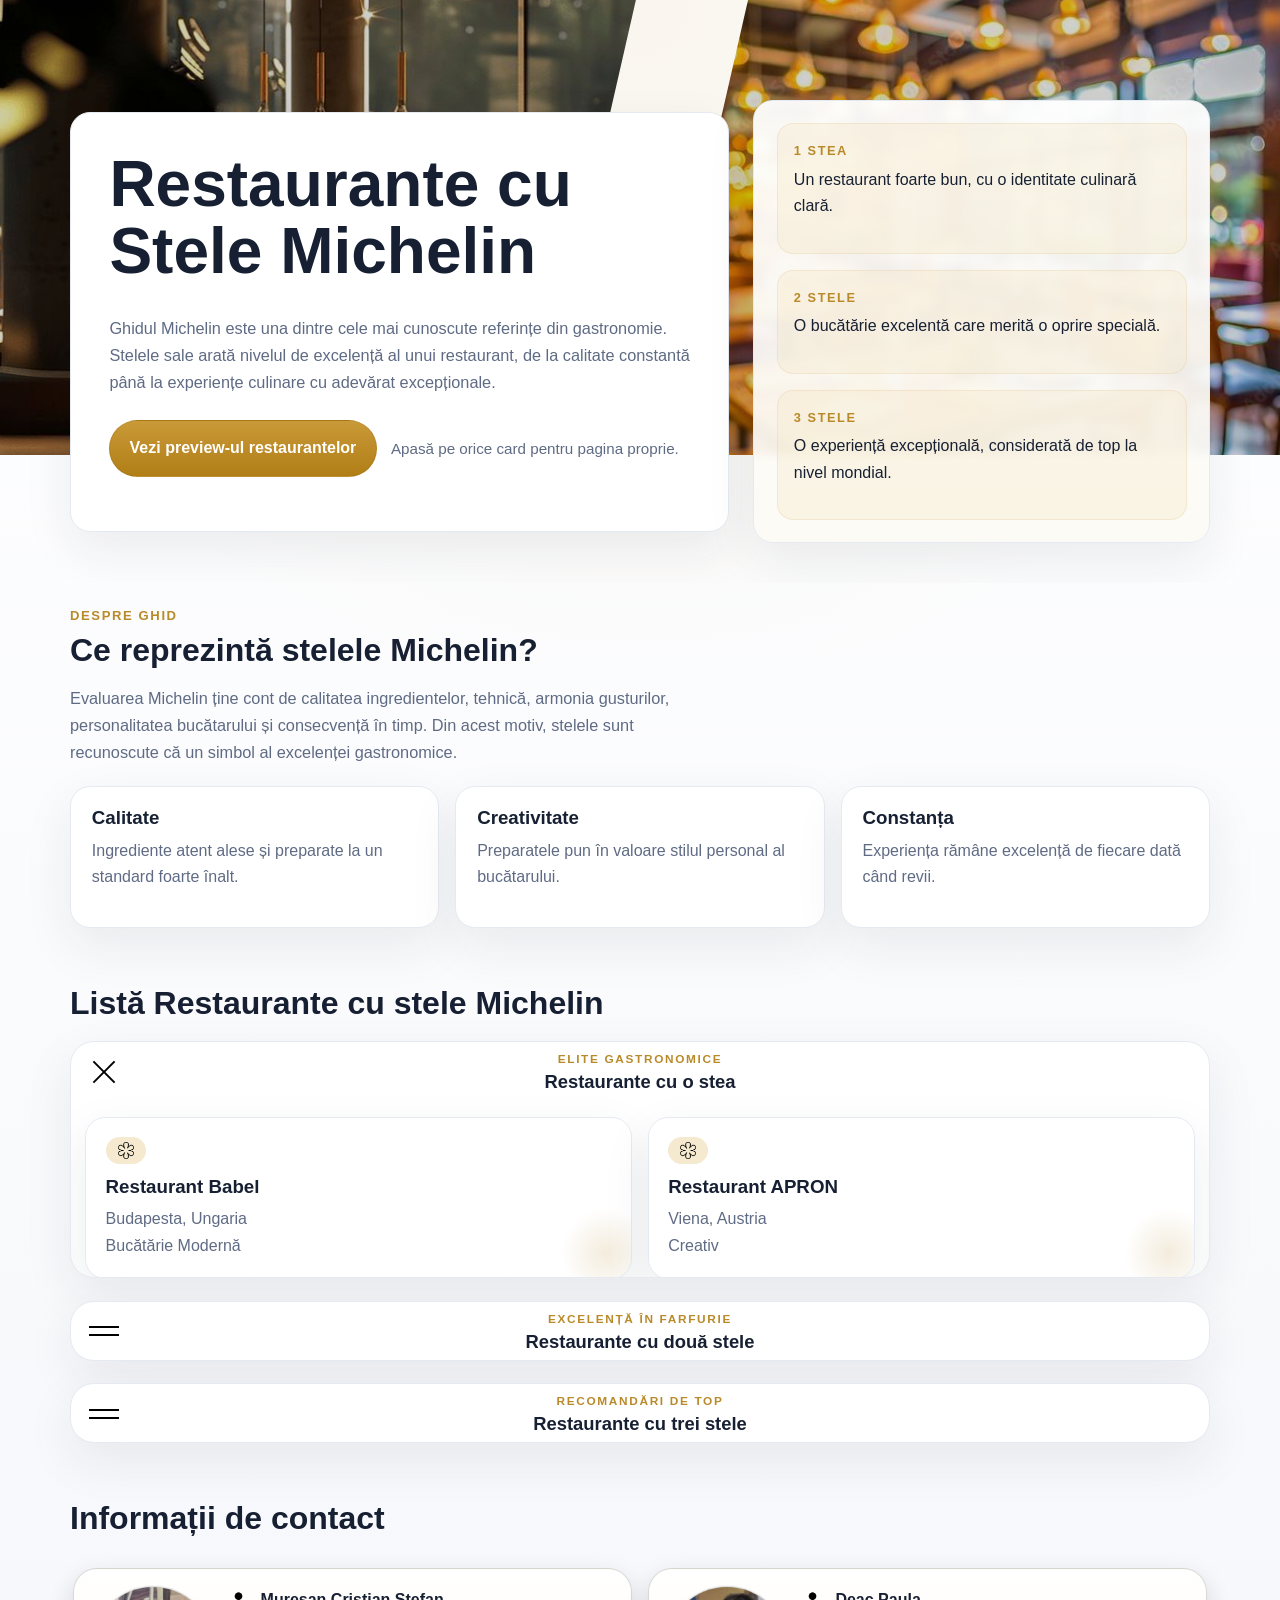
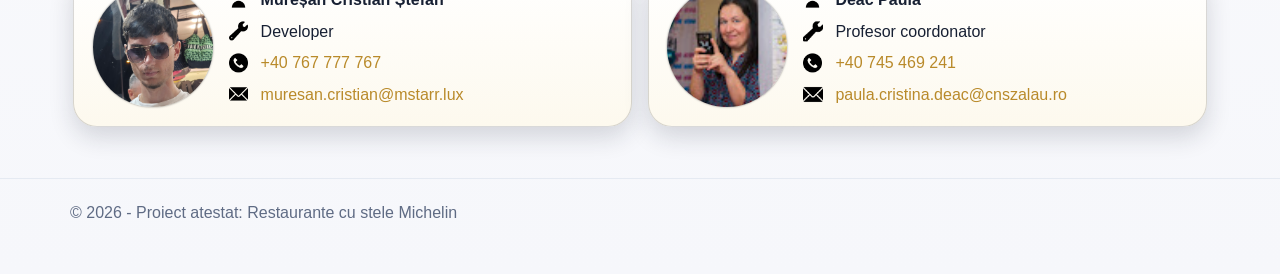
<file: index.html>
<!DOCTYPE html>
<html lang="ro">
<head>
	<meta charset="UTF-8">
	<meta name="viewport" content="width=device-width, initial-scale=1.0">
	<title>Restaurante cu stele Michelin</title>
	<meta name="description" content="Pagini pentru atestat despre stelele Michelin si restaurantele prezentate pe categorii.">
	<link rel="stylesheet" href="atestat/cod/styles.css">
</head>
<body>
	<main>
		<section id="acasa" class="hero">
			<div class="hero-backgrounds" aria-hidden="true">
				<img class="hero-bg hero-bg--left" src="atestat/poze/background1.jpg" alt="" aria-hidden="true">
				<img class="hero-bg hero-bg--right" src="atestat/poze/background2.jpg" alt="" aria-hidden="true">
			</div>

			<div class="container hero-inner">
				<div class="hero-content">
					<h1 style="margin-bottom:30px;">Restaurante cu Stele Michelin</h1>
					<p class="hero-text">
						Ghidul Michelin este una dintre cele mai cunoscute referințe din gastronomie.
						Stelele sale arată nivelul de excelență al unui restaurant, de la calitate constantă
						până la experiențe culinare cu adevărat excepționale.
					</p>
					<div class="hero-actions" style="margin-bottom:15px;">
						<a class="btn" href="#restaurante">Vezi preview-ul restaurantelor</a>
						<span class="hero-note">Apasă pe orice card pentru pagina proprie.</span>
					</div>
				</div>

				<div class="hero-panel" aria-label="Rezumat stele Michelin">
					<div>
						<p class="panel-label">1 stea</p>
						<p>Un restaurant foarte bun, cu o identitate culinară clară.</p>
					</div>
					<div>
						<p class="panel-label">2 stele</p>
						<p>O bucătărie excelentă care merită o oprire specială.</p>
					</div>
					<div>
						<p class="panel-label">3 stele</p>
						<p>O experiență excepțională, considerată de top la nivel mondial.</p>
					</div>
				</div>
			</div>
		</section>

		<section id="despre" class="container section intro-section">
			<div class="section-heading">
				<p class="eyebrow">Despre ghid</p>
				<h2>Ce reprezintă stelele Michelin?</h2>
			</div>
			<p class="section-lead">
				Evaluarea Michelin ține cont de calitatea ingredientelor, tehnică, armonia gusturilor,
				personalitatea bucătarului și consecvență în timp. Din acest motiv, stelele sunt recunoscute
				că un simbol al excelenței gastronomice.
			</p>
			<div class="info-grid">
				<article class="info-card">
					<h3>Calitate</h3>
					<p>Ingrediente atent alese și preparate la un standard foarte înalt.</p>
				</article>
				<article class="info-card">
					<h3>Creativitate</h3>
					<p>Preparatele pun în valoare stilul personal al bucătarului.</p>
				</article>
				<article class="info-card">
					<h3>Constanța</h3>
					<p>Experiența rămâne excelență de fiecare dată când revii.</p>
				</article>
			</div>
		</section>

		<section id="restaurante" class="container section previews-section">
			<div class="section-heading">
				<h2>Listă Restaurante cu stele Michelin</h2>
			</div>

			<div class="preview-groups">
				<section class="preview-group card-nav" data-card-nav data-open="true">
					<div class="card-nav-top">
						<button class="hamburger-menu" type="button" aria-label="Deschide sau inchide rubrica cu o stea" aria-expanded="true">
							<span class="hamburger-line"></span>
							<span class="hamburger-line"></span>
						</button>

						<div class="logo-container">
							<div class="group-copy">
								<p class="group-kicker">Elite Gastronomice</p>
								<h3>Restaurante cu o stea</h3>
							</div>
						</div>
					</div>

					<div class="card-nav-content" id="michelin-one-content" aria-hidden="false">
						<div class="restaurant-grid">
						<a class="restaurant-card star-1" href="atestat/cod/restaurant-1-stea-1.html">
							<span class="card-star" aria-label="1 stea Michelin">
								<span class="sr-only">1 stea Michelin</span>
								<img src="atestat/poze/MichelinStar.png" alt="" aria-hidden="true">
							</span>
							<h3>Restaurant Babel</h3>
							<p>Budapesta, Ungaria</p>
							<p>Bucătărie Modernă</p>
						</a>
						<a class="restaurant-card star-1" href="atestat/cod/restaurant-1-stea-2.html">
							<span class="card-star" aria-label="1 stea Michelin">
								<span class="sr-only">1 stea Michelin</span>
								<img src="atestat/poze/MichelinStar.png" alt="" aria-hidden="true">
							</span>
							<h3>Restaurant APRON</h3>
							<p>Viena, Austria</p>
							<p>Creativ</p>
						</a>
						</div>
					</div>
				</section>

				<section class="preview-group card-nav" data-card-nav data-open="false">
					<div class="card-nav-top">
						<button class="hamburger-menu" type="button" aria-label="Deschide sau inchide rubrica cu doua stele" aria-expanded="false">
							<span class="hamburger-line"></span>
							<span class="hamburger-line"></span>
						</button>

						<div class="logo-container">
							<div class="group-copy">
								<p class="group-kicker">Excelență în Farfurie</p>
								<h3>Restaurante cu două stele</h3>
							</div>
						</div>
					</div>

					<div class="card-nav-content" id="michelin-two-content" aria-hidden="true">
						<div class="restaurant-grid">
						<a class="restaurant-card star-2" href="atestat/cod/restaurant-2-stele-1.html">
							<span class="card-star" aria-label="2 stele Michelin">
								<span class="sr-only">2 stele Michelin</span>
								<img src="atestat/poze/MichelinStar.png" alt="" aria-hidden="true">
								<img src="atestat/poze/MichelinStar.png" alt="" aria-hidden="true">
							</span>
							<h3>Restaurant L'Ambroisie</h3>
							<p>Paris, Franța</p>
							<p>Bucătărie Clasică</p>
						</a>
						<a class="restaurant-card star-2" href="atestat/cod/restaurant-2-stele-2.html">
							<span class="card-star" aria-label="2 stele Michelin">
								<span class="sr-only">2 stele Michelin</span>
								<img src="atestat/poze/MichelinStar.png" alt="" aria-hidden="true">
								<img src="atestat/poze/MichelinStar.png" alt="" aria-hidden="true">
							</span>
							<h3>Restaurant La Brezza</h3>
							<p>Ascona, Elveția</p>
							<p>Bucătărie Mediteraneană</p>
						</a>
						</div>
					</div>
				</section>

				<section class="preview-group card-nav" data-card-nav data-open="false">
					<div class="card-nav-top">
						<button class="hamburger-menu" type="button" aria-label="Deschide sau inchide rubrica cu trei stele" aria-expanded="false">
							<span class="hamburger-line"></span>
							<span class="hamburger-line"></span>
						</button>

						<div class="logo-container">
							<div class="group-copy">
								<p class="group-kicker">Recomandări de Top</p>
								<h3>Restaurante cu trei stele</h3>
							</div>
						</div>
					</div>

					<div class="card-nav-content" id="michelin-three-content" aria-hidden="true">
						<div class="restaurant-grid restaurant-grid--five">
						<a class="restaurant-card star-3" href="atestat/cod/restaurant-3-stele-1.html">
							<span class="card-star" aria-label="3 stele Michelin">
								<span class="sr-only">3 stele Michelin</span>
								<img src="atestat/poze/MichelinStar.png" alt="" aria-hidden="true">
								<img src="atestat/poze/MichelinStar.png" alt="" aria-hidden="true">
								<img src="atestat/poze/MichelinStar.png" alt="" aria-hidden="true">
							</span>
							<h3>Christopher Coutanceau</h3>
							<p>La Rochelle, Franța</p>
							<p>Fructe de mare</p>
						</a>
						<a class="restaurant-card star-3" href="atestat/cod/restaurant-3-stele-2.html">
							<span class="card-star" aria-label="3 stele Michelin">
								<span class="sr-only">3 stele Michelin</span>
								<img src="atestat/poze/MichelinStar.png" alt="" aria-hidden="true">
								<img src="atestat/poze/MichelinStar.png" alt="" aria-hidden="true">
								<img src="atestat/poze/MichelinStar.png" alt="" aria-hidden="true">
							</span>
							<h3>DiverXO</h3>
							<p>Madrid, Spania</p>
							<p>Creativ</p>
						</a>
						<a class="restaurant-card star-3" href="atestat/cod/restaurant-3-stele-3.html">
							<span class="card-star" aria-label="3 stele Michelin">
								<span class="sr-only">3 stele Michelin</span>
								<img src="atestat/poze/MichelinStar.png" alt="" aria-hidden="true">
								<img src="atestat/poze/MichelinStar.png" alt="" aria-hidden="true">
								<img src="atestat/poze/MichelinStar.png" alt="" aria-hidden="true">
							</span>
							<h3>ABaC</h3>
							<p>Barcelona, Spania</p>
							<p>Creativ</p>
						</a>
						<a class="restaurant-card star-3" href="atestat/cod/restaurant-3-stele-4.html">
							<span class="card-star" aria-label="3 stele Michelin">
								<span class="sr-only">3 stele Michelin</span>
								<img src="atestat/poze/MichelinStar.png" alt="" aria-hidden="true">
								<img src="atestat/poze/MichelinStar.png" alt="" aria-hidden="true">
								<img src="atestat/poze/MichelinStar.png" alt="" aria-hidden="true">
							</span>
							<h3>Per Se</h3>
							<p>New York, SUA</p>
							<p>Bucătărie Contemporană</p>
						</a>
						<a class="restaurant-card star-3" href="atestat/cod/restaurant-3-stele-5.html">
							<span class="card-star" aria-label="3 stele Michelin">
								<span class="sr-only">3 stele Michelin</span>
								<img src="atestat/poze/MichelinStar.png" alt="" aria-hidden="true">
								<img src="atestat/poze/MichelinStar.png" alt="" aria-hidden="true">
								<img src="atestat/poze/MichelinStar.png" alt="" aria-hidden="true">
							</span>
							<h3>RyuGin</h3>
							<p>Tokyo, Japonia</p>
							<p>Bucătărie Japoneză</p>
						</a>
						</div>
					</div>
				</section>
			</div>
		</section>

		<section id="contact" class="container section contact-section">
			<div class="section-heading">
				<h2>Informații de contact</h2>
			</div>
			<div class="contact-directory">
				<ul class="contact-cards">
					<li class="contact-person-card">
						<img src="atestat/poze/20250623_221812.jpg" alt="Foto Cristi Mureșan">
						<div class="contact-card-details">
							<span class="contact-name">Mureșan Cristian Ștefan</span>
							<span class="contact-role">Developer</span>
							<a class="contact-phone" href="tel:+40744123456">+40 767 777 767</a>
							<a class="contact-email" href="mailto:muresan.cristian@mstarr.lux">muresan.cristian@mstarr.lux</a>
						</div>
					</li>
					<li class="contact-person-card">
						<img src="atestat/poze/DeacPfp.jpg" alt="Foto Paula Deac">
						<div class="contact-card-details">
							<span class="contact-name">Deac Paula</span>
							<span class="contact-role">Profesor coordonator</span>
							<a class="contact-phone" href="tel:+40264112233">+40 745 469 241</a>
							<a class="contact-email" href="mailto:paula.deac@liceu.ro">paula.cristina.deac@cnszalau.ro</a>
						</div>
					</li>
				</ul>
			</div>
		</section>
	</main>

	<footer class="footer">
		<div class="container">
			<p>&copy; <span id="anCurent"></span> - Proiect atestat: Restaurante cu stele Michelin</p>
		</div>
	</footer>

	<script src="atestat/cod/script.js"></script>
</body>
</html>
</file>
<file: atestat/cod/styles.css>
:root {
    --bg: #f6f7fb;
    --surface: #ffffff;
    --surface-soft: #fbfcff;
    --text: #172033;
    --muted: #5f6b84;
    --accent: #b98a2a;
    --accent-soft: #f5ead0;
    --border: #e5eaf2;
    --shadow: 0 18px 50px rgba(23, 32, 51, 0.08);
}

* {
    box-sizing: border-box;
}

html {
    scroll-behavior: smooth;
}

body {
    margin: 0;
    font-family: "Segoe UI", Arial, sans-serif;
    line-height: 1.65;
    color: var(--text);
    background:
        radial-gradient(circle at top, rgba(185, 138, 42, 0.08), transparent 36%),
        linear-gradient(180deg, #ffffff 0%, var(--bg) 100%);
}

a {
    color: inherit;
}

.container {
    width: min(1140px, calc(100% - 2rem));
    margin: 0 auto;
}

.hero {
    padding: clamp(5rem, 8vw, 6.25rem) 0 2.5rem;
    position: relative;
    isolation: isolate;
    overflow: hidden;
}

.hero-inner {
    display: grid;
    grid-template-columns: minmax(0, 1.3fr) minmax(280px, 0.9fr);
    gap: 1.5rem;
    align-items: center;
    position: relative;
    z-index: 1;
}

.hero-backgrounds {
    position: absolute;
    inset: 0;
    height: min(78%, 520px);
    pointer-events: none;
    z-index: -2;
}

.hero-bg {
    position: absolute;
    top: 0;
    height: 100%;
    width: 58vw;
    opacity: 0;
    transform: translateY(-18px) scale(1.06);
    filter: saturate(1.05) brightness(0.82);
    pointer-events: none;
    transition: opacity 0.9s ease, transform 0.9s ease, filter 0.9s ease;
    object-fit: cover;
    object-position: center center;
}

.hero-bg--left {
    left: -6vw;
    clip-path: polygon(0 0, 96% 0, 82% 100%, 0 100%);
}

.hero-bg--right {
    right: -6vw;
    clip-path: polygon(18% 0, 100% 0, 100% 100%, 4% 100%);
}

.page-loaded .hero-bg {
    opacity: 1;
    transform: translateY(0) scale(1);
}

.page-loaded .hero-bg--left {
    transition-delay: 0.05s;
}

.page-loaded .hero-bg--right {
    transition-delay: 0.2s;
}

.hero-content,
.hero-panel {
    position: relative;
    z-index: 1;
}

.hero-content,
.hero-panel,
.info-card,
.restaurant-card,
.contact-card {
    background: var(--surface);
    border: 1px solid var(--border);
    border-radius: 20px;
    box-shadow: var(--shadow);
}

.hero-content {
    padding: clamp(1.5rem, 3vw, 2.5rem);
}

.hero-panel {
    padding: 1.4rem;
    display: grid;
    gap: 1rem;
    background: linear-gradient(180deg, rgba(255, 255, 255, 0.95) 0%, rgba(252, 250, 244, 0.92) 100%);
    backdrop-filter: blur(4px);
}

.hero-panel > div {
    padding: 1rem 1rem 1.05rem;
    background: rgba(245, 234, 208, 0.45);
    border-radius: 16px;
    border: 1px solid rgba(185, 138, 42, 0.12);
}

.panel-label {
    margin: 0 0 0.35rem;
    font-size: 0.8rem;
    letter-spacing: 0.12em;
    text-transform: uppercase;
    font-weight: 700;
    color: var(--accent);
}

.eyebrow {
    margin: 0 0 0.35rem;
    text-transform: uppercase;
    letter-spacing: 0.12em;
    color: var(--accent);
    font-size: 0.82rem;
    font-weight: 700;
}

h1,
h2,
h3,
p {
    margin-top: 0;
}

h1 {
    margin-bottom: 1rem;
    font-size: clamp(2.35rem, 5vw, 4.5rem);
    line-height: 1.05;
}

h2 {
    margin-bottom: 0.45rem;
    font-size: clamp(1.5rem, 2.5vw, 2.25rem);
    line-height: 1.15;
}

h3 {
    margin-bottom: 0.5rem;
    line-height: 1.2;
}

.hero-text,
.section-lead {
    color: var(--muted);
    font-size: 1.02rem;
    max-width: 70ch;
}

.hero-actions {
    display: flex;
    align-items: center;
    flex-wrap: wrap;
    gap: 0.9rem;
    margin-top: 1.5rem;
}

.btn {
    display: inline-flex;
    align-items: center;
    justify-content: center;
    gap: 0.4rem;
    background: linear-gradient(180deg, #c99a38, #b17e16);
    color: #fff;
    font-weight: 700;
    text-decoration: none;
    padding: 0.9rem 1.2rem;
    border-radius: 999px;
    border: 1px solid rgba(0, 0, 0, 0.06);
    transition: transform 0.2s ease, box-shadow 0.2s ease;
}

.btn:hover {
    transform: translateY(-1px);
    box-shadow: 0 12px 22px rgba(185, 138, 42, 0.22);
}

.hero-note {
    color: var(--muted);
    font-size: 0.95rem;
}

.section {
    padding: 1rem 0 2.2rem;
}

.section-heading {
    margin-bottom: 1rem;
}

.intro-section,
.previews-section,
.contact-section {
    margin-top: 0.35rem;
}

.info-grid {
    display: grid;
    grid-template-columns: repeat(3, minmax(0, 1fr));
    gap: 1rem;
    margin-top: 1.25rem;
}

.info-card,
.contact-card {
    padding: 1.3rem;
}

.info-card p,
.contact-card p {
    color: var(--muted);
}

.preview-groups {
    display: grid;
    gap: 1.4rem;
    margin-top: 1.2rem;
}

.preview-group {
    margin: 0;
}

.preview-group.card-nav {
    padding: 0;
    background: var(--surface);
    border: 1px solid var(--border);
    border-radius: 24px;
    box-shadow: var(--shadow);
    position: relative;
    overflow: hidden;
    will-change: height;
    height: 60px;
    transition: height 0.4s ease;
}

.card-nav-top {
    position: absolute;
    top: 0;
    left: 0;
    right: 0;
    height: 60px;
    display: flex;
    align-items: center;
    justify-content: space-between;
    gap: 1rem;
    padding: 0.5rem 0.45rem 0.55rem 1.1rem;
    z-index: 2;
}

.hamburger-menu {
    appearance: none;
    border: 0;
    background: transparent;
    height: 100%;
    display: flex;
    flex-direction: column;
    align-items: center;
    justify-content: center;
    cursor: pointer;
    gap: 6px;
    padding: 0;
    flex: 0 0 auto;
}

.hamburger-menu:hover .hamburger-line {
    opacity: 0.75;
}

.hamburger-line {
    width: 30px;
    height: 2px;
    background-color: currentColor;
    transition: transform 0.25s ease, opacity 0.2s ease, margin 0.3s ease;
    transform-origin: 50% 50%;
}

.card-nav.open .hamburger-menu .hamburger-line:first-child {
    transform: translateY(4px) rotate(45deg);
}

.card-nav.open .hamburger-menu .hamburger-line:last-child {
    transform: translateY(-4px) rotate(-45deg);
}

.logo-container {
    display: flex;
    align-items: center;
    position: absolute;
    left: 50%;
    top: 50%;
    transform: translate(-50%, -50%);
}

.group-copy {
    text-align: center;
}

.group-kicker {
    margin: 0 0 0.1rem;
    font-size: 0.74rem;
    letter-spacing: 0.14em;
    text-transform: uppercase;
    color: var(--accent);
    font-weight: 700;
}

.group-copy h3 {
    margin: 0;
    font-size: 1.15rem;
}

.card-nav-cta-button {
    appearance: none;
    background-color: #111;
    color: white;
    border: none;
    border-radius: calc(0.75rem - 0.35rem);
    padding: 0 1rem;
    height: 100%;
    font-weight: 600;
    cursor: pointer;
    transition: background-color 0.3s ease, transform 0.2s ease;
    align-items: center;
    flex: 0 0 auto;
}

.card-nav-cta-button:hover {
    background-color: #333;
    transform: translateY(-1px);
}

.card-nav-content {
    position: absolute;
    left: 0;
    right: 0;
    top: 60px;
    bottom: 0;
    padding: 0.9rem;
    display: block;
    visibility: hidden;
    opacity: 0;
    pointer-events: none;
    z-index: 1;
    transform: translateY(10px);
    transition: opacity 0.25s ease, transform 0.25s ease, visibility 0.25s ease;
}

.card-nav.open .card-nav-content {
    visibility: visible;
    opacity: 1;
    pointer-events: auto;
    transform: translateY(0);
}

.card-nav-content .restaurant-grid {
    width: 100%;
}

.restaurant-grid {
    display: grid;
    gap: 1rem;
    grid-template-columns: repeat(auto-fit, minmax(220px, 1fr));
}

.restaurant-grid--five {
    grid-template-columns: repeat(6, minmax(0, 1fr));
}

.restaurant-grid--five .restaurant-card {
    grid-column: span 2;
}

.restaurant-grid--five .restaurant-card:nth-child(4) {
    grid-column: 2 / span 2;
}

.restaurant-grid--five .restaurant-card:nth-child(5) {
    grid-column: 4 / span 2;
}

.restaurant-card {
    display: block;
    padding: 1.2rem;
    text-decoration: none;
    transition: transform 0.2s ease, box-shadow 0.2s ease, border-color 0.2s ease;
    position: relative;
    overflow: hidden;
}

.restaurant-card::after {
    content: "";
    position: absolute;
    inset: auto -20px -20px auto;
    width: 90px;
    height: 90px;
    border-radius: 999px;
    background: radial-gradient(circle, rgba(185, 138, 42, 0.16), transparent 70%);
}

.restaurant-card:hover {
    transform: translateY(-4px);
    border-color: rgba(185, 138, 42, 0.35);
    box-shadow: 0 18px 32px rgba(23, 32, 51, 0.1);
}

.card-star {
    display: inline-flex;
    align-items: center;
    gap: 0.35rem;
    margin-bottom: 0.75rem;
    padding: 0.3rem 0.7rem;
    border-radius: 999px;
    background: var(--accent-soft);
    color: #8f6411;
    font-size: 0.96rem;
    font-weight: 700;
}

.card-star img {
    width: 1.15em;
    height: 1.15em;
    object-fit: contain;
    flex: 0 0 auto;
    display: block;
}

.sr-only {
    position: absolute;
    width: 1px;
    height: 1px;
    padding: 0;
    margin: -1px;
    overflow: hidden;
    clip: rect(0, 0, 0, 0);
    white-space: nowrap;
    border: 0;
}

.restaurant-card p {
    color: var(--muted);
    margin-bottom: 0;
}

.contact-section .contact-directory {
    padding: 0.95rem 0.2rem 0;
}

.contact-section .contact-cards {
    list-style: none;
    margin: 0;
    padding: 0;
    text-align: center;
    display: grid;
    grid-template-columns: repeat(auto-fit, minmax(320px, 1fr));
    gap: 1rem;
}

.contact-section .contact-person-card {
    display: flex;
    align-items: center;
    gap: 1rem;
    margin: 0;
    padding: 1.15rem;
    border: 1px solid rgba(0, 0, 0, 0.15);
    border-radius: 24px;
    box-shadow: 0 10px 24px rgba(23, 32, 51, 0.16);
    background: linear-gradient(180deg, #fff 0%, #fdf9ee 100%);
    text-align: left;
    transition: transform 0.25s ease, box-shadow 0.25s ease, background-color 0.25s ease;
}

.contact-section .contact-person-card img {
    width: 100%;
    max-width: 120px;
    aspect-ratio: 1;
    object-fit: cover;
    border-radius: 50%;
    box-shadow: 0 0 2px rgba(0, 0, 0, 0.5);
    transition: box-shadow 0.35s ease, transform 0.35s ease;
    flex: 0 0 auto;
}

.contact-section .contact-card-details {
    text-align: left;
    text-shadow: 1px 1px rgba(0, 0, 0, 0);
    min-width: 0;
    width: 100%;
    transition: text-shadow 0.35s ease;
}

.contact-section .contact-card-details > span,
.contact-section .contact-card-details > a {
    display: block;
    padding: 0 0 0 2rem;
    margin-bottom: 0.62rem;
    text-decoration: none;
    position: relative;
    overflow-wrap: anywhere;
    line-height: 1.35;
}

.contact-section .contact-card-details > span:last-child,
.contact-section .contact-card-details > a:last-child {
    margin-bottom: 0;
}

.contact-section .contact-card-details > span::before,
.contact-section .contact-card-details > a::before {
    content: "";
    position: absolute;
    left: 0;
    top: 50%;
    transform: translateY(-50%);
    width: 1.2rem;
    height: 1.2rem;
    background-repeat: no-repeat;
    background-position: center;
    background-size: contain;
}

.contact-section .contact-card-details a {
    color: #b98a2a;
    transition: color 0.3s ease;
}

.contact-section .contact-card-details a:hover,
.contact-section .contact-card-details a:focus {
    color: #b98a2a;
}

.contact-section .contact-name {
    font-weight: 700;
}

.contact-section .contact-name::before {
    background-image: url("../poze/Human-Icon-PNG-Photo.png");
}

.contact-section .contact-role::before {
    background-image: url("../poze/wrench.png");
}

.contact-section .contact-phone::before {
    background-image: url("../poze/phone-call.png");
}

.contact-section .contact-email::before {
    background-image: url("../poze/email.png");
}

.contact-section .contact-person-card:hover {
    background: linear-gradient(180deg, #fffbf3 0%, #fbfcff 100%);
    transform: scale(1.02);
    box-shadow: 0 14px 28px rgba(23, 32, 51, 0.2);
}

.contact-section .contact-person-card:hover img {
    box-shadow: 0 0 12px rgba(0, 0, 0, 0.6);
    transform: scale(1.02);
}

.contact-section .contact-person-card:hover .contact-card-details {
    text-shadow: 1px 1px #dfe295;
}

.contact-card {
    display: grid;
    gap: 1rem;
    grid-template-columns: 1fr;
    background: linear-gradient(135deg, #fff 0%, #fcfaf4 100%);
    border: 2px solid var(--border);
    border-radius: 20px;
    padding: 2rem;
    box-shadow: var(--shadow);
    position: relative;
    overflow: hidden;
}

.contact-card::before {
    content: '';
    position: absolute;
    top: 0;
    left: 0;
    right: 0;
    height: 4px;
}

.contact-card p {
    display: flex;
    justify-content: space-between;
    align-items: center;
    padding: 0.75rem 1rem;
    background: white;
    border-radius: 12px;
    border: 1px solid rgba(185, 138, 42, 0.15);
    margin: 0;
    transition: all 0.2s ease;
}

.contact-card p:hover {
    border-color: var(--accent);
    box-shadow: 0 6px 16px rgba(185, 138, 42, 0.12);
    transform: translateX(4px);
}

.contact-card strong {
    color: var(--muted);
    font-weight: 700;
}

.footer {
    margin-top: 1rem;
    padding: 1.3rem 0 2rem;
    border-top: 1px solid var(--border);
    color: var(--muted);
}

.restaurant-template {
    padding: 2.4rem 0 2.8rem;
}

.back-link {
    display: inline-flex;
    align-items: center;
    gap: 0.35rem;
    margin-bottom: 1rem;
    color: var(--muted);
    text-decoration: none;
    font-weight: 600;
}

.back-link:hover {
    color: var(--accent);
}

.restaurant-hero-card {
    display: flex;
    justify-content: space-between;
    gap: 1rem;
    align-items: center;
    padding: 1.4rem;
    margin-bottom: 1rem;
    background: var(--surface);
    border: 1px solid var(--border);
    border-radius: 20px;
    box-shadow: var(--shadow);
}

.restaurant-subtitle {
    margin: 0.55rem 0 0;
    color: var(--muted);
}

.restaurant-meta {
    margin: 0 0 0.3rem;
    color: var(--muted);
}

.restaurant-stars {
    display: inline-flex;
    gap: 0.45rem;
    padding: 0.45rem 0.75rem;
    background: var(--accent-soft);
    border-radius: 999px;
}

.restaurant-stars img {
    width: 22px;
    height: 22px;
    object-fit: contain;
}

.restaurant-gallery {
    margin: 1.5rem 0 2rem;
}

.gallery-grid {
    display: grid;
    grid-template-columns: repeat(3, minmax(0, 1fr));
    gap: 0.9rem;
}

.gallery-item {
    position: relative;
    overflow: hidden;
    border-radius: 16px;
    background: var(--surface);
    border: 1px solid var(--border);
    box-shadow: var(--shadow);
    aspect-ratio: 1;
    transition: transform 0.3s ease, box-shadow 0.3s ease;
}

.gallery-item--primary {
    grid-column: span 1;
    grid-row: span 2;
    aspect-ratio: auto;
}

.gallery-item img {
    width: 100%;
    height: 100%;
    object-fit: cover;
    object-position: center;
    display: block;
    transition: transform 0.3s ease;
}

.gallery-item:hover {
    transform: translateY(-4px);
    box-shadow: 0 22px 40px rgba(23, 32, 51, 0.14);
}

.gallery-item:hover img {
    transform: scale(1.04);
}

.restaurant-content-grid {
    display: grid;
    grid-template-columns: repeat(2, minmax(0, 1fr));
    gap: 1rem;
}

.detail-card {
    background: var(--surface);
    border: 1px solid var(--border);
    border-radius: 20px;
    box-shadow: var(--shadow);
    padding: 1.2rem;
}

.technique-card {
    grid-column: 1 / -1;
    min-height: 220px;
    padding: 1.45rem;
    position: relative;
    overflow: hidden;
}

.technique-card::after {
    content: '';
    position: absolute;
    right: 0;
    top: 0;
    bottom: 0;
    width: 80px;
    pointer-events: none;
    background:
        linear-gradient(90deg, transparent 0%, rgba(185, 138, 42, 0.06) 100%),
        radial-gradient(circle, rgba(185, 138, 42, 0.12) 3px, transparent 3px);
    background-size: auto, 18px 18px;
    background-position: right center, right center;
    background-repeat: no-repeat, repeat;
}

.technique-card p {
    max-width: 95ch;
}

.menu-display {
    grid-column: 1 / -1;
}

.menu-items {
    display: grid;
    grid-template-columns: repeat(auto-fit, minmax(190px, 1fr));
    gap: 0.8rem;
}

.menu-item {
    border: 1px solid var(--border);
    border-radius: 14px;
    background: var(--surface-soft);
    padding: 0.9rem;
    transition: transform 0.2s ease, box-shadow 0.2s ease, border-color 0.2s ease, background 0.2s ease;
}

.menu-item:hover {
    transform: translateY(-3px);
    border-color: rgba(185, 138, 42, 0.35);
    background: linear-gradient(180deg, #fffbf3 0%, #fbfcff 100%);
    box-shadow: 0 12px 24px rgba(185, 138, 42, 0.12);
}

.menu-item p {
    margin-bottom: 0.4rem;
    color: var(--muted);
}

.menu-price {
    color: var(--accent);
    font-weight: 700;
}

.schedule-list {
    list-style: none;
    padding: 0;
    margin: 0;
    display: grid;
    gap: 0.45rem;
}

.schedule-list li {
    display: flex;
    justify-content: space-between;
    gap: 1rem;
    padding: 0.65rem 0.75rem;
    border-radius: 10px;
    background: var(--surface-soft);
    border: 1px solid var(--border);
}

.phone-action {
    margin-top: 0.85rem;
}

.phone-number {
    display: inline-flex;
    align-items: center;
    gap: 0.35rem;
    padding: 0.45rem 0.75rem;
    border-radius: 999px;
    border: 1px solid rgba(185, 138, 42, 0.35);
    background: rgba(245, 234, 208, 0.55);
    color: #84570a;
    font-weight: 700;
    text-decoration: none;
    transition: transform 0.2s ease, box-shadow 0.2s ease, background 0.2s ease, color 0.2s ease, border-color 0.2s ease;
}

.phone-number::before {
    content: "";
    display: inline-block;
    width: 18px;
    height: 18px;
    flex: 0 0 18px;
    background-image: url("../poze/phone-call.png");
    background-repeat: no-repeat;
    background-position: center;
    background-size: contain;
    transition: transform 0.2s ease;
}

.phone-number:hover {
    transform: translateY(-3px);
    border-color: rgba(185, 138, 42, 0.42);
    background: linear-gradient(180deg, #fff8e9 0%, #fff 100%);
    box-shadow: 0 10px 18px rgba(23, 32, 51, 0.16);
}

.phone-number:hover::before {
    transform: rotate(-10deg) scale(1.06);
}

@media (max-width: 900px) {
    .hero-inner,
    .info-grid {
        grid-template-columns: 1fr;
    }

    .hero-backgrounds {
        height: min(70%, 420px);
    }

    .hero-bg {
        width: 78vw;
        opacity: 0.42;
        filter: saturate(1.02) brightness(0.76);
    }

    .hero-bg--left {
        left: -14vw;
    }

    .hero-bg--right {
        right: -14vw;
    }

    .gallery-grid {
        grid-template-columns: repeat(2, minmax(0, 1fr));
    }

    .gallery-item--primary {
        grid-column: span 1;
        grid-row: span 1;
        aspect-ratio: 1;
    }

    .restaurant-grid--five {
        grid-template-columns: repeat(2, minmax(0, 1fr));
    }

    .restaurant-grid--five .restaurant-card,
    .restaurant-grid--five .restaurant-card:nth-child(4),
    .restaurant-grid--five .restaurant-card:nth-child(5) {
        grid-column: auto;
    }

    .restaurant-hero-card,
    .schedule-list li {
        flex-direction: column;
        align-items: flex-start;
    }


    .restaurant-content-grid {
        grid-template-columns: 1fr;
    }
}

@media (max-width: 720px) {
    .container {
        width: min(1140px, calc(100% - 1.1rem));
    }

    .hero {
        padding-top: 2.6rem;
    }

    .hero-backgrounds {
        height: 220px;
    }

    .hero-bg {
        width: 100%;
        opacity: 0.28;
        clip-path: none;
        filter: saturate(1) brightness(0.72);
    }

    .hero-bg--left {
        left: 0;
    }

    .hero-bg--right {
        right: 0;
        top: 80px;
    }

    .card-nav-top {
        padding: 0.5rem 1rem;
        justify-content: space-between;
    }

    .hamburger-menu {
        order: 2;
    }

    .logo-container {
        position: static;
        transform: none;
        order: 1;
    }

    .card-nav-cta-button {
        display: none;
    }

    .card-nav-content {
        padding: 0.5rem;
    }

    .gallery-grid {
        grid-template-columns: 1fr;
    }

    .gallery-item--primary {
        grid-column: span 1;
        grid-row: span 1;
    }

    .restaurant-grid--five {
        grid-template-columns: 1fr;
    }

    .contact-section .contact-cards {
        grid-template-columns: 1fr;
    }

    .contact-section .contact-person-card {
        flex-direction: column;
        max-width: 340px;
        margin: 0 auto;
        text-align: center;
    }

    .contact-section .contact-person-card img {
        margin: 0 auto;
    }

    .contact-section .contact-card-details {
        margin-top: 0.2rem;
        text-align: center;
    }

    .contact-section .contact-card-details > span,
    .contact-section .contact-card-details > a {
        padding: 0;
    }

    .contact-section .contact-card-details > span::before,
    .contact-section .contact-card-details > a::before {
        display: none;
    }
}
</file>
